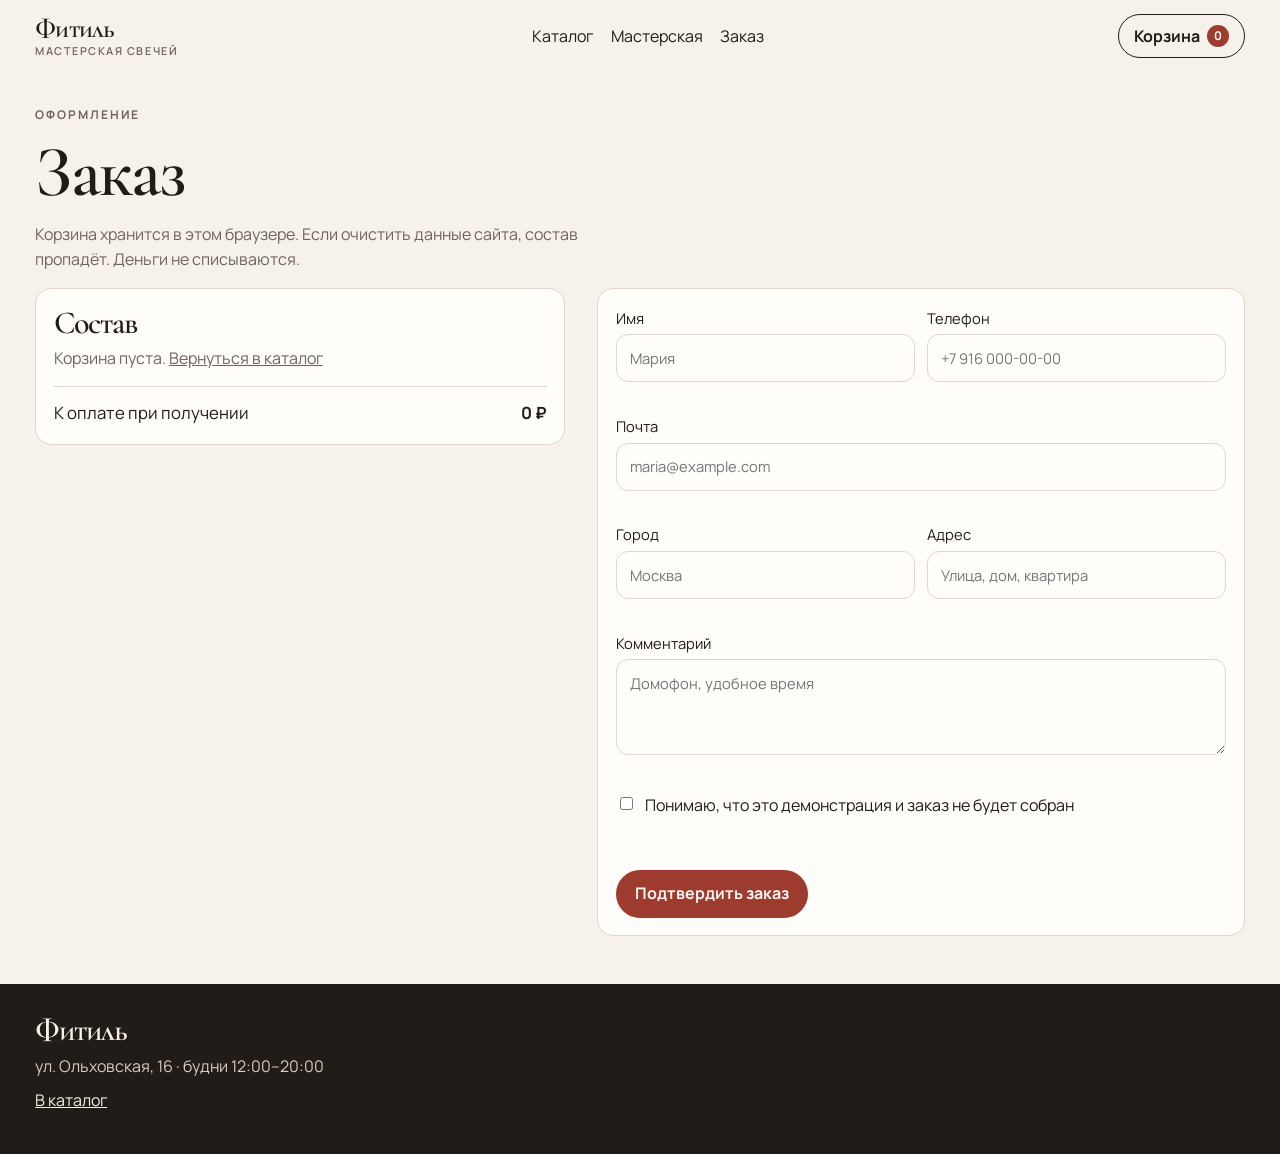
<file: checkout.html>
<!DOCTYPE html>
<html lang="ru">
<head>
  <meta charset="UTF-8">
  <meta name="viewport" content="width=device-width, initial-scale=1">
  <title>Оформление заказа — мастерская «Фитиль»</title>
  <meta name="description" content="Оформление заказа свечей «Фитиль»: состав корзины, самовывоз или курьер по Москве, проверка контактов. Оплата не списывается.">
  <meta property="og:title" content="Оформление заказа — «Фитиль»">
  <meta property="og:description" content="Проверьте состав корзины и контакты. Это демонстрационная страница, заказ не уходит на сервер.">
  <meta property="og:type" content="website">
  <meta property="og:locale" content="ru_RU">
  <meta property="og:image" content="https://images.unsplash.com/photo-1603006905003-be475563bc59?auto=format&fit=crop&w=1200&q=80">
  <meta name="twitter:card" content="summary_large_image">
  <meta name="theme-color" content="#221C18">
  <link rel="icon" href="img/favicon.svg" type="image/svg+xml">
  <link rel="preconnect" href="https://fonts.googleapis.com">
  <link rel="preconnect" href="https://fonts.gstatic.com" crossorigin>
  <link href="https://fonts.googleapis.com/css2?family=Cormorant+Garamond:wght@500;600;700&family=Manrope:wght@400;500;600;700&display=swap" rel="stylesheet">
  <link rel="stylesheet" href="css/style.css">
</head>
<body data-page="checkout">
  <a class="skip" href="#content">К содержанию</a>
  <header class="header">
    <a class="logo" href="index.html">Фитиль<span>мастерская свечей</span></a>
    <nav class="nav" id="nav">
      <a href="index.html#catalog">Каталог</a>
      <a href="index.html#about">Мастерская</a>
      <a href="checkout.html">Заказ</a>
    </nav>
    <div class="header-tools">
      <button class="cart-btn" type="button" id="open-cart">Корзина <span id="cart-count">0</span></button>
      <button class="burger" type="button" aria-expanded="false" aria-controls="nav" aria-label="Открыть меню">
        <span></span><span></span><span></span>
      </button>
    </div>
  </header>
  <main id="content" class="checkout">
    <div class="section-head">
      <p class="eyebrow">Оформление</p>
      <h1>Заказ</h1>
      <p>Корзина хранится в этом браузере. Если очистить данные сайта, состав пропадёт. Деньги не списываются.</p>
    </div>
    <div class="checkout-grid">
      <section class="sheet" aria-live="polite">
        <h2>Состав</h2>
        <div id="checkout-lines"></div>
        <p class="empty-note" id="checkout-empty" hidden>Корзина пуста. <a href="index.html#catalog">Вернуться в каталог</a></p>
        <fieldset class="delivery" id="delivery-box">
          <legend>Доставка</legend>
          <label class="choice"><input type="radio" name="delivery" value="pickup" checked> Самовывоз, Ольховская 16 · 0 ₽</label>
          <label class="choice"><input type="radio" name="delivery" value="courier"> Курьер внутри МКАД · 390 ₽</label>
        </fieldset>
        <p class="total-line">К оплате при получении <strong id="checkout-total">0 ₽</strong></p>
      </section>
      <form class="form" id="order-form" novalidate>
        <div id="order-fields">
          <div class="form-grid">
            <label class="field">
              <span>Имя</span>
              <input id="name" type="text" autocomplete="name" required placeholder="Мария">
              <small class="error" id="name-error"></small>
            </label>
            <label class="field">
              <span>Телефон</span>
              <input id="phone" type="tel" autocomplete="tel" inputmode="tel" required placeholder="+7 916 000-00-00">
              <small class="error" id="phone-error"></small>
            </label>
            <label class="field field-wide">
              <span>Почта</span>
              <input id="email" type="email" autocomplete="email" required placeholder="maria@example.com">
              <small class="error" id="email-error"></small>
            </label>
            <label class="field">
              <span>Город</span>
              <input id="city" type="text" autocomplete="address-level2" required placeholder="Москва">
              <small class="error" id="city-error"></small>
            </label>
            <label class="field">
              <span>Адрес</span>
              <input id="address" type="text" autocomplete="street-address" placeholder="Улица, дом, квартира">
              <small class="error" id="address-error"></small>
            </label>
            <label class="field field-wide">
              <span>Комментарий</span>
              <textarea id="comment" rows="3" placeholder="Домофон, удобное время"></textarea>
              <small class="error" id="comment-error"></small>
            </label>
            <label class="choice field-wide">
              <input id="consent" type="checkbox">
              <span>Понимаю, что это демонстрация и заказ не будет собран</span>
            </label>
            <small class="error field-wide" id="consent-error"></small>
          </div>
          <button class="btn btn-accent" id="order-submit" type="submit">Подтвердить заказ</button>
        </div>
        <p class="form-success" id="order-success" hidden tabindex="-1"></p>
      </form>
    </div>
  </main>
  <footer class="footer">
    <p class="logo">Фитиль</p>
    <p>ул. Ольховская, 16 · будни 12:00–20:00</p>
    <a href="index.html">В каталог</a>
  </footer>
  <div class="drawer-back" id="drawer-back" hidden></div>
  <aside class="drawer" id="drawer" hidden aria-labelledby="drawer-title">
    <div class="drawer-head">
      <h2 id="drawer-title">Корзина</h2>
      <button type="button" id="close-cart" aria-label="Закрыть корзину">Закрыть</button>
    </div>
    <div class="drawer-body" id="drawer-body"></div>
    <div class="drawer-foot">
      <p>Сумма <strong id="drawer-sum">0 ₽</strong></p>
      <a class="btn btn-accent" href="checkout.html">Оформить заказ</a>
    </div>
  </aside>
  <script src="js/main.js"></script>
</body>
</html>
</file>
<file: css/style.css>
:root {
  --bg: #f6f1ea;
  --ink: #221c18;
  --muted: #6f655c;
  --line: #e3d6c8;
  --paper: #fffdf9;
  --ember: #9c3b2e;
  --ember-ink: #fff7f4;
  --header: 4.6rem;
  --serif: "Cormorant Garamond", Georgia, serif;
  --sans: "Manrope", "Segoe UI", sans-serif;
}

*,
*::before,
*::after { box-sizing: border-box; }

html { scroll-behavior: smooth; }

body {
  margin: 0;
  background: var(--bg);
  color: var(--ink);
  font-family: var(--sans);
  line-height: 1.55;
}

img { max-width: 100%; display: block; }
a { color: inherit; }
button, input, select, textarea { font: inherit; color: inherit; }
h1, h2, h3, p { margin-top: 0; }
h1, h2, .logo, .product h3, .form-success, .sheet h2 {
  font-family: var(--serif);
  font-weight: 560;
  letter-spacing: -0.03em;
  line-height: 1.02;
}

.skip {
  position: absolute;
  left: 1rem;
  top: -4rem;
  background: var(--ink);
  color: var(--paper);
  padding: 0.65rem 0.9rem;
  z-index: 50;
}
.skip:focus { top: 1rem; }

.header {
  position: sticky;
  top: 0;
  z-index: 15;
  min-height: var(--header);
  display: flex;
  align-items: center;
  justify-content: space-between;
  padding: 0.7rem 1.15rem;
  background: rgba(246, 241, 234, 0.94);
  backdrop-filter: blur(12px);
  border-bottom: 1px solid transparent;
}

.logo {
  text-decoration: none;
  font-size: 1.7rem;
  display: flex;
  flex-direction: column;
  line-height: 0.9;
}
.logo span {
  margin-top: 0.28rem;
  font-family: var(--sans);
  font-size: 0.68rem;
  letter-spacing: 0.14em;
  text-transform: uppercase;
  color: var(--muted);
  font-weight: 600;
}

.burger {
  width: 2.75rem;
  height: 2.75rem;
  border: 0;
  background: transparent;
  display: inline-flex;
  flex-direction: column;
  justify-content: center;
  align-items: center;
  gap: 0.35rem;
}
.burger span {
  width: 1.3rem;
  height: 1.5px;
  background: currentColor;
  display: block;
  transition: transform 0.2s ease, opacity 0.2s ease;
}
.burger.is-open span:nth-child(1) { transform: translateY(7px) rotate(45deg); }
.burger.is-open span:nth-child(2) { opacity: 0; }
.burger.is-open span:nth-child(3) { transform: translateY(-7px) rotate(-45deg); }

.header-tools { display: flex; align-items: center; gap: 0.35rem; }

.nav { display: none; align-items: center; gap: 1.1rem; }
.nav.is-open {
  display: flex;
  flex-direction: column;
  align-items: flex-start;
  position: fixed;
  inset: var(--header) 0 0;
  background: var(--bg);
  padding: 1.2rem;
  z-index: 14;
}
.nav a, .cart-btn {
  text-decoration: none;
  min-height: 2.75rem;
  display: inline-flex;
  align-items: center;
  background: transparent;
  border: 0;
  padding: 0;
  cursor: pointer;
}
.cart-btn {
  gap: 0.45rem;
  border: 1px solid var(--ink);
  border-radius: 999px;
  padding: 0 0.9rem;
  font-weight: 700;
}
#cart-count {
  min-width: 1.4rem;
  height: 1.4rem;
  border-radius: 999px;
  background: var(--ember);
  color: var(--ember-ink);
  display: inline-grid;
  place-items: center;
  font-size: 0.75rem;
}
body.nav-lock { overflow: hidden; }

.hero { display: grid; }
.hero-copy { padding: 2.2rem 1.15rem 1.6rem; }
.eyebrow {
  margin: 0 0 0.75rem;
  color: var(--ember);
  letter-spacing: 0.16em;
  text-transform: uppercase;
  font-size: 0.75rem;
  font-weight: 700;
}
h1 { font-size: clamp(2.8rem, 10vw, 5.2rem); margin-bottom: 0.8rem; }
h2 { font-size: clamp(2rem, 5vw, 3.2rem); margin-bottom: 0.6rem; }
.lede, .section-head p, .about p { color: var(--muted); max-width: 38rem; }
.hero-photo img { width: 100%; height: 20rem; object-fit: cover; }

.btn {
  min-height: 3rem;
  padding: 0 1.15rem;
  border-radius: 999px;
  border: 1px solid transparent;
  display: inline-flex;
  align-items: center;
  justify-content: center;
  text-decoration: none;
  cursor: pointer;
  font-weight: 700;
  background: transparent;
}
.btn-accent { background: var(--ember); color: var(--ember-ink); }
.btn-line { border-color: var(--ink); background: transparent; }

.section { padding: 3.4rem 1.15rem; }
.toolbar {
  display: flex;
  flex-direction: column;
  gap: 0.9rem;
  margin-bottom: 1.2rem;
}
.filters { display: flex; flex-wrap: wrap; gap: 0.45rem; }
.filter {
  min-height: 2.75rem;
  padding: 0 0.9rem;
  border-radius: 999px;
  border: 1px solid var(--line);
  background: transparent;
  cursor: pointer;
}
.filter.is-active { background: var(--ink); color: var(--paper); border-color: var(--ink); }
.sort { display: flex; flex-direction: column; gap: 0.3rem; font-size: 0.85rem; color: var(--muted); max-width: 16rem; }
.sort select, .field input, .field textarea, .field select {
  min-height: 3rem;
  border: 1px solid var(--line);
  background: var(--paper);
  border-radius: 0.75rem;
  padding: 0.7rem 0.8rem;
  color: var(--ink);
  width: 100%;
}
.catalog { display: grid; gap: 1.4rem; }
.product { display: grid; gap: 0.7rem; }
.product img { width: 100%; height: 16rem; object-fit: cover; background: #efe4d6; }
.product .cat { margin: 0; color: var(--ember); font-size: 0.75rem; letter-spacing: 0.12em; text-transform: uppercase; font-weight: 700; }
.product h3 { font-size: 2rem; margin: 0.15rem 0; }
.product .meta, .product .text { margin: 0; color: var(--muted); }
.product-row { display: flex; justify-content: space-between; align-items: center; gap: 0.7rem; }
.price { font-variant-numeric: tabular-nums; font-weight: 700; }
.empty-note { color: var(--muted); }
.about { display: grid; gap: 1.2rem; }
.about img { width: 100%; height: 18rem; object-fit: cover; }
.about figcaption { color: var(--muted); margin-top: 0.55rem; font-size: 0.9rem; }

.footer {
  padding: 2rem 1.15rem 2.6rem;
  background: var(--ink);
  color: #f6efe6;
  display: grid;
  gap: 0.55rem;
}
.footer .logo { color: #f6efe6; font-size: 2rem; }
.footer p { margin: 0; color: #d9cbbd; max-width: 28rem; }
.footer a { color: #f6efe6; }

.drawer-back {
  position: fixed;
  inset: 0;
  background: rgba(34, 28, 24, 0.46);
  z-index: 30;
}
.drawer {
  position: fixed;
  top: 0;
  right: 0;
  z-index: 31;
  width: min(100%, 26rem);
  height: 100%;
  background: var(--paper);
  display: flex;
  flex-direction: column;
  padding: 1rem 1rem 1.2rem;
  box-shadow: -16px 0 40px rgba(34, 28, 24, 0.12);
}
.drawer[hidden],
.drawer-back[hidden] { display: none !important; }
.drawer-head, .drawer-foot, .line, .total-line, .product-row {
  display: flex;
  justify-content: space-between;
  align-items: center;
  gap: 0.7rem;
}
.drawer-head h2 { font-size: 2.2rem; margin: 0; }
.drawer-head button {
  border: 0;
  background: transparent;
  min-height: 2.75rem;
  cursor: pointer;
  text-decoration: underline;
  text-underline-offset: 0.2rem;
}
.drawer-body { flex: 1; overflow: auto; margin: 0.6rem 0; }
.line {
  align-items: flex-start;
  padding: 0.8rem 0;
  border-top: 1px solid var(--line);
}
.line h3 { font-family: var(--serif); font-size: 1.45rem; margin: 0 0 0.35rem; font-weight: 560; }
.qty { display: flex; align-items: center; gap: 0.35rem; margin-top: 0.35rem; }
.qty button, .remove {
  min-width: 2.4rem;
  min-height: 2.4rem;
  border: 1px solid var(--line);
  background: transparent;
  cursor: pointer;
}
.remove { border: 0; text-decoration: underline; text-underline-offset: 0.15rem; min-width: 0; padding: 0; }
.drawer-foot { border-top: 1px solid var(--line); padding-top: 0.8rem; flex-direction: column; align-items: stretch; }
.drawer-foot p { display: flex; justify-content: space-between; margin: 0 0 0.7rem; }
.drawer-foot .btn { width: 100%; }

.checkout { padding: 2rem 1.15rem 3rem; }
.checkout h1 { font-size: clamp(3rem, 8vw, 4.5rem); }
.checkout-grid { display: grid; gap: 1rem; }
.sheet, .form {
  background: var(--paper);
  border: 1px solid var(--line);
  border-radius: 1rem;
  padding: 1.1rem;
}
.sheet h2 { font-size: 2rem; margin-bottom: 0.4rem; }
.checkout-line {
  display: grid;
  grid-template-columns: 4.2rem 1fr auto;
  gap: 0.7rem;
  align-items: center;
  padding: 0.75rem 0;
  border-top: 1px solid var(--line);
}
.checkout-line img { width: 4.2rem; height: 4.2rem; object-fit: cover; }
.checkout-line h3 { font-family: var(--serif); font-size: 1.4rem; margin: 0; font-weight: 560; }
.delivery { border: 0; margin: 1rem 0 0; padding: 0; }
.delivery legend { font-weight: 700; margin-bottom: 0.4rem; }
.choice { display: flex; gap: 0.55rem; align-items: flex-start; min-height: 2.75rem; padding: 0.3rem 0; }
.choice input { margin-top: 0.25rem; accent-color: var(--ember); }
.total-line { border-top: 1px solid var(--line); margin: 0.8rem 0 0; padding-top: 0.8rem; font-size: 1.05rem; }
.form-grid { display: grid; gap: 0.75rem; }
.field { display: flex; flex-direction: column; gap: 0.3rem; font-size: 0.92rem; }
.field textarea { min-height: 6rem; resize: vertical; }
.error { color: #9c3b2e; min-height: 1rem; font-size: 0.8rem; }
input[aria-invalid="true"], textarea[aria-invalid="true"] { border-color: var(--ember); }
.form .btn { margin-top: 0.6rem; }
.form-success { font-size: 2rem; line-height: 1.25; margin: 0; }
.form-success[hidden] { display: none !important; }

button:focus-visible, a:focus-visible, input:focus-visible, select:focus-visible, textarea:focus-visible {
  outline: 2px solid var(--ember);
  outline-offset: 3px;
}

.js .reveal {
  opacity: 0;
  transform: translateY(14px);
  transition: opacity 0.55s ease, transform 0.55s ease;
}
.js .reveal.is-visible { opacity: 1; transform: none; }

@media (min-width: 720px) {
  .header, .hero-copy, .section, .footer, .checkout { padding-left: 2.2rem; padding-right: 2.2rem; }
  .catalog { grid-template-columns: 1fr 1fr; gap: 1.6rem 1.2rem; }
  .toolbar { flex-direction: row; justify-content: space-between; align-items: end; }
  .form-grid { grid-template-columns: 1fr 1fr; }
  .field-wide { grid-column: 1 / -1; }
  .hero-photo img { height: 26rem; }
}

@media (min-width: 1000px) {
  .burger { display: none; }
  .nav { display: flex; }
  .hero { grid-template-columns: 0.9fr 1.1fr; min-height: calc(100svh - var(--header)); }
  .hero-copy { display: flex; flex-direction: column; justify-content: flex-end; padding-bottom: 3rem; }
  .hero-photo img { height: 100%; min-height: 34rem; }
  .catalog { grid-template-columns: 1fr 1fr 1fr; }
  .about, .checkout-grid { grid-template-columns: 0.9fr 1.1fr; gap: 2rem; align-items: start; }
}

@media (prefers-reduced-motion: reduce) {
  html { scroll-behavior: auto; }
  .js .reveal, .burger span { opacity: 1; transform: none; transition: none; }
}
</file>
